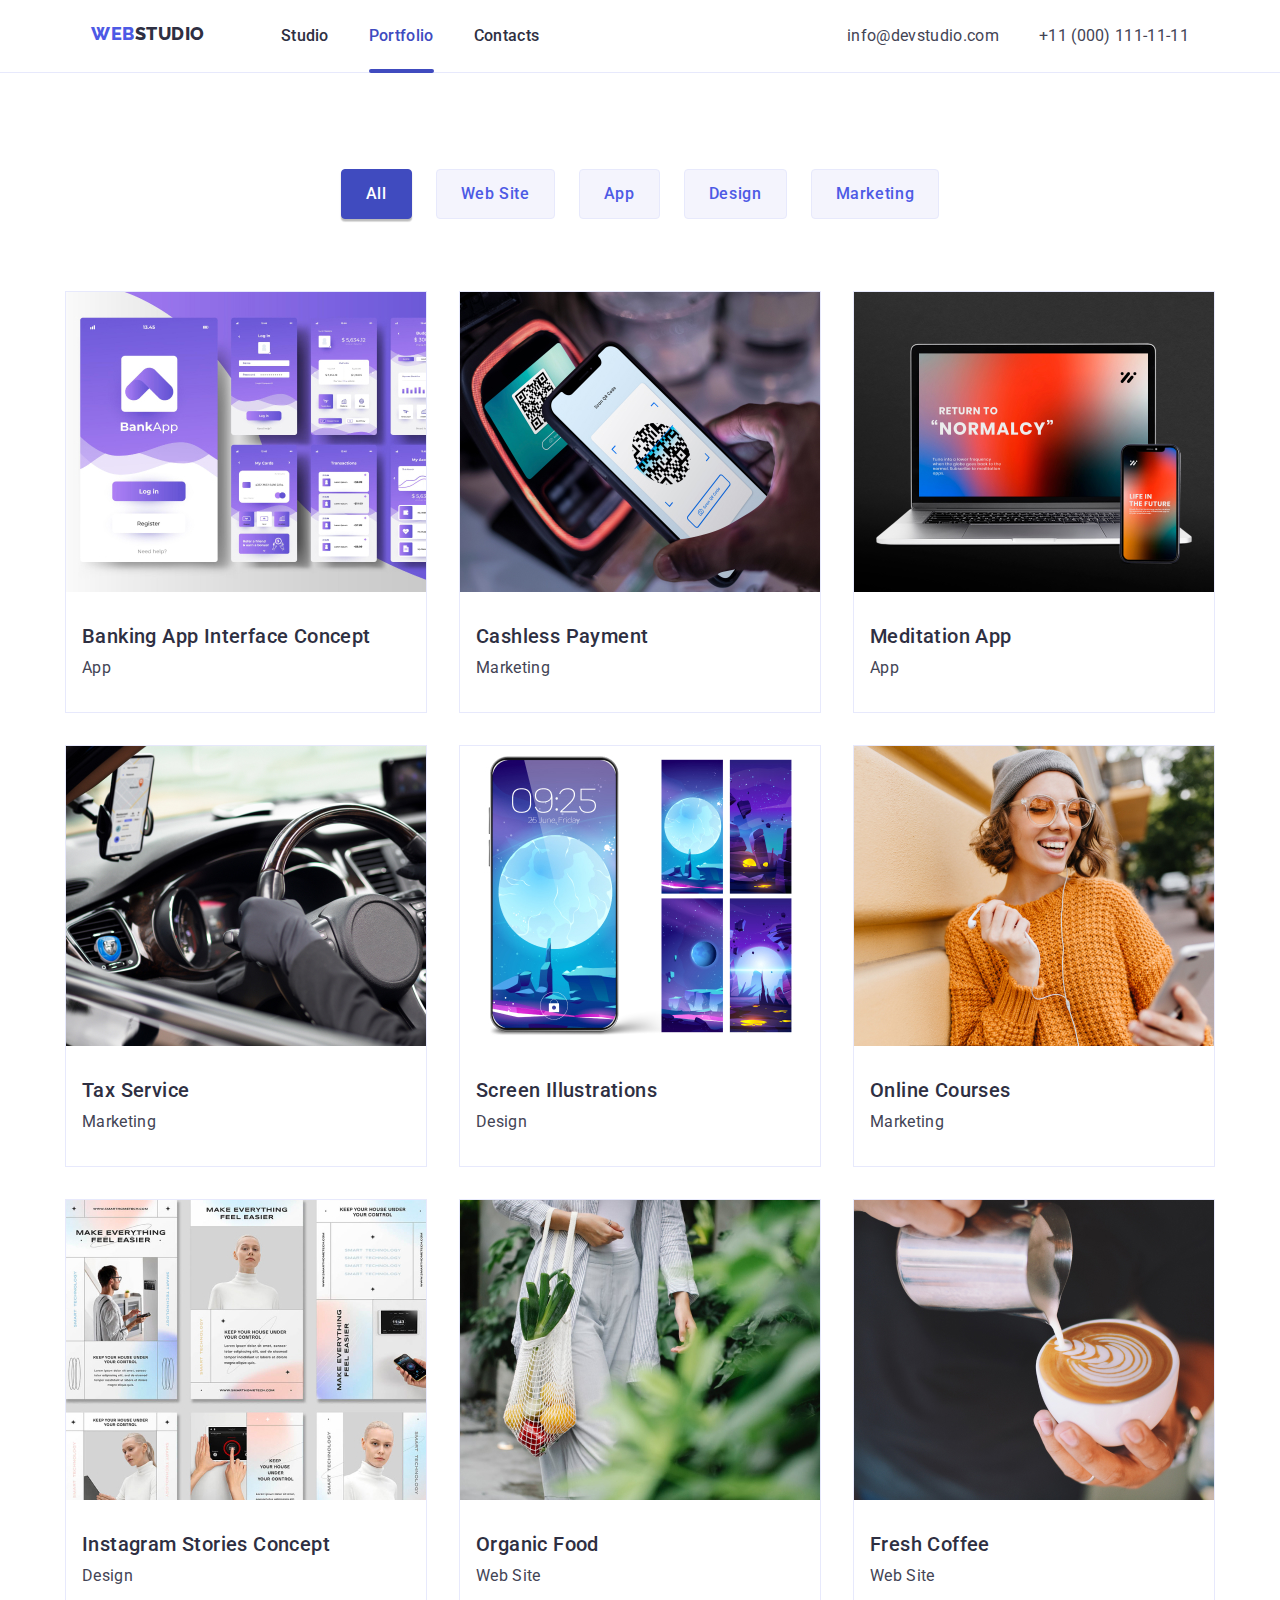
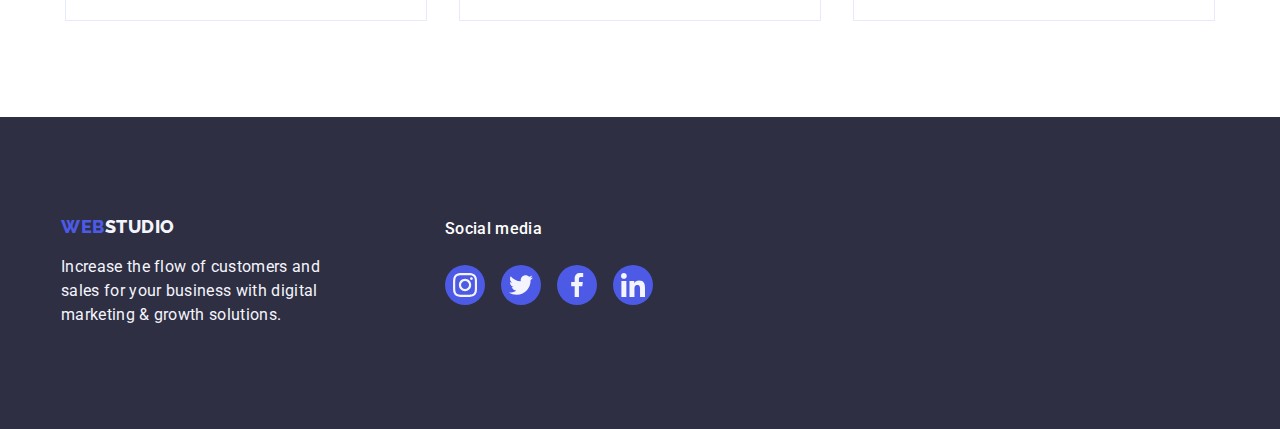
<file: portfolio.html>
<!DOCTYPE html>
<html lang="en">

<head>
    <meta charset="UTF-8">
    <meta name="viewport" content="width=device-width, initial-scale=1.0">
    <link rel="stylesheet" href="https://cdnjs.cloudflare.com/ajax/libs/modern-normalize/2.0.0/modern-normalize.min.css"
        integrity="sha512-4xo8blKMVCiXpTaLzQSLSw3KFOVPWhm/TRtuPVc4WG6kUgjH6J03IBuG7JZPkcWMxJ5huwaBpOpnwYElP/m6wg=="
        crossorigin="anonymous" referrerpolicy="no-referrer" />
    <link rel="stylesheet" href="css/style.css">
    <link rel="preconnect" href="https://fonts.googleapis.com">
    <link rel="preconnect" href="https://fonts.gstatic.com" crossorigin>
    <link
        href="https://fonts.googleapis.com/css2?family=Raleway:wght@800&family=Roboto:ital,wght@0,400;0,500;1,700&display=swap"
        rel="stylesheet">
    <title>Studio</title>
</head>


<body>
    <!--Header Section-->
    <header class="main-header">
        <div class="container main-header-container">
            <nav class="header-nav">
                <a class="nav-logo" href="index.html"><span class="iris">Web</span>Studio</a>
    
                <ul class="nav-menu">
                    <li class="nav-list-item"><a class="nav-list-item-link" href="index.html">Studio</a></li>
                    <li class="nav-list-item active"><a class="nav-list-item-link" href="portfolio.html">Portfolio</a></li>
                    <li class="nav-list-item"><a class="nav-list-item-link" href="index.html">Contacts</a></li>
                </ul>
            </nav>
    
            <address class="address">
                <ul class="address-list">
                    <li class="address-item"><a href="mailto:info@devstudio.com" class="address-item-link"
                            name="email-address">info@devstudio.com</a></li>
                    <li class="address-item"><a href="tel:+110001111111" class="address-item-link"
                            name="telephone-number">+11 (000) 111-11-11</a></li>
                </ul>
            </address>
        </div>
    </header>

    <!--Main Section-->
    <main>
        <section class="filter-buttons">
            <div class="container filter-buttons-container">
                <ul  class="filter-buttons-list">
                    <li class="filter-button-item"><button class="filter-button active" type="button">All</button></li>
                    <li class="filter-button-item"><button class="filter-button" type="button">Web Site</button></li>
                    <li class="filter-button-item"><button class="filter-button" type="button">App</button></li>
                    <li class="filter-button-item"><button class="filter-button" type="button">Design</button></li>
                    <li class="filter-button-item"><button class="filter-button" type="button">Marketing</button></li>
                </ul>
            </div>
        </section>

        <section class="projects-main-contents">
            <div class="container projects-container">
                <ul class="projects-list" >
                    <li class="project-card">
                        <figure class="project-card-figure">
                            <img class="project-img" src="images/banking-app.jpg" alt="Banking App" width="360">
                            <figcaption>
                                14 Stylish and User-Friendly App Design Concepts · Task Manager App · Calorie Tracker App · Exotic Fruit Ecommerce App ·
                                Cloud Storage App
                            </figcaption>
                        </figure>
                        <div class="pcard-content">
                            <h3 class="project-heading">Banking App Interface Concept</h3>
                            <p class="project-type">App</p>
                        </div>
                    </li>
                    <li class="project-card">
                        <figure class="project-card-figure">
                            <img class="project-img" src="images/cashless.jpg" alt="Cashless Payment" width="360">
                            <figcaption>
                                14 Stylish and User-Friendly App Design Concepts · Task Manager App · Calorie Tracker App · Exotic Fruit Ecommerce
                                App ·
                                Cloud Storage App
                            </figcaption>
                        </figure>
                        <div class="pcard-content">
                            <h3 class="project-heading">Cashless Payment</h3>
                            <p class="project-type">Marketing</p>
                        </div>
                    </li>
                    <li class="project-card">
                        <figure class="project-card-figure">
                            <img class="project-img" src="images/meditation.jpg" alt="Meditation App" width="360">
                            <figcaption>
                                14 Stylish and User-Friendly App Design Concepts · Task Manager App · Calorie Tracker App · Exotic Fruit Ecommerce
                                App ·
                                Cloud Storage App
                            </figcaption>
                        </figure>
                        <div class="pcard-content">
                            <h3 class="project-heading">Meditation App</h3>
                            <p class="project-type">App</p>
                        </div>
                    </li>          
                    <li class="project-card">
                        <figure class="project-card-figure">
                            <img class="project-img" src="images/tax-service.jpg" alt="Tax Service" width="360">
                            <figcaption>
                                14 Stylish and User-Friendly App Design Concepts · Task Manager App · Calorie Tracker App · Exotic Fruit Ecommerce
                                App ·
                                Cloud Storage App
                            </figcaption>
                        </figure>
                        <div class="pcard-content">
                            <h3 class="project-heading">Tax Service</h3>
                            <p class="project-type">Marketing</p>
                        </div>
                    </li>
                    <li class="project-card">
                        <figure class="project-card-figure">
                             <img class="project-img" src="images/screen-illustration.jpg" alt="Screen Illustration" width="360">
                            <figcaption>
                                14 Stylish and User-Friendly App Design Concepts · Task Manager App · Calorie Tracker App · Exotic Fruit
                                Ecommerce
                                App ·
                                Cloud Storage App
                            </figcaption>
                        </figure>
                        <div class="pcard-content">
                            <h3 class="project-heading">Screen Illustrations</h3>
                            <p class="project-type">Design</p>
                        </div>
                    </li>
                    <li class="project-card">
                        <figure class="project-card-figure">
                            <img class="project-img" src="images/online-courses.jpg" alt="Online Courses" width="360">
                            <figcaption>
                                14 Stylish and User-Friendly App Design Concepts · Task Manager App · Calorie Tracker App · Exotic Fruit
                                Ecommerce
                                App ·
                                Cloud Storage App
                            </figcaption>
                        </figure>
                        <div class="pcard-content">
                            <h3 class="project-heading">Online Courses</h3>
                            <p class="project-type">Marketing</p>
                        </div>
                    </li>
                    <li class="project-card">
                        <figure class="project-card-figure">
                            <img class="project-img" src="images/ig-stories.jpg" alt="Online Courses" width="360">
                            <figcaption>
                                14 Stylish and User-Friendly App Design Concepts · Task Manager App · Calorie Tracker App · Exotic Fruit
                                Ecommerce
                                App ·
                                Cloud Storage App
                            </figcaption>
                        </figure>
                        <div class="pcard-content">
                            <h3 class="project-heading">Instagram Stories Concept</h3>
                            <p class="project-type">Design</p>
                        </div>
                    </li>
                    <li class=project-card>
                        <figure class="project-card-figure">
                            <img class="project-img" src="images/organic-food.jpg" alt="Organic Food" width="360">
                            <figcaption>
                                14 Stylish and User-Friendly App Design Concepts · Task Manager App · Calorie Tracker App · Exotic Fruit
                                Ecommerce
                                App ·
                                Cloud Storage App
                            </figcaption>
                        </figure>
                        <div class="pcard-content">
                            <h3 class="project-heading">Organic Food</h3>
                            <p class="project-type">Web Site</p>
                        </div>
                    </li>
                    <li class="project-card">
                        <figure class="project-card-figure">
                            <img class="project-img" src="images/fresh-coffee.jpg" alt="Fresh Coffee" width="360">
                            <figcaption>
                                14 Stylish and User-Friendly App Design Concepts · Task Manager App · Calorie Tracker App · Exotic Fruit
                                Ecommerce
                                App ·
                                Cloud Storage App
                            </figcaption>
                        </figure>
                        <div class="pcard-content">
                            <h3 class="project-heading">Fresh Coffee</h3>
                            <p class="project-type">Web Site</p>
                        </div>
                    </li>
                </ul>
            </div>
        </section>
    </main>

    <!--Footer Section-->
    <footer class="footer">
        <ul class="f-container">
            <li class="f-container-item">
                <div class="footer-container">
                    <a class="footer-logo" href="index.html"><span class="iris">Web</span><span
                            class="cloud">Studio</span></a>
                    <p class="footer-description">Increase the flow of customers and sales for your business with digital
                        marketing
                        & growth solutions.</p>
                </div>
            </li>
            <li class="f-container-item">
                <div class="footer-social-container">
                    <h3 class="footer-social-header">Social media</h3>
                    <ul class="footer-icons-list">
                        <li class="footer-icons-list-item">
                            <svg class="f-icons icon-insta">
                                <use xlink:href="./images/icons-sprite.svg#icon-insta"></use>
                            </svg>
                        </li>
                        <li class="footer-icons-list-item">
                            <svg class="f-icons icon-twitter">
                                <use xlink:href="./images/icons-sprite.svg#icon-twitter"></use>
                            </svg>
                        </li>
                        <li class="footer-icons-list-item">
                            <svg class="f-icons icon-facebook">
                                <use xlink:href="./images/icons-sprite.svg#icon-fb"></use>
                            </svg>
                        </li>
                        <li class="footer-icons-list-item">
                            <svg class="f-icons icon-linkedin">
                                <use xlink:href="./images/icons-sprite.svg#icon-linkedin"></use>
                            </svg>
                        </li>
                    </ul>
                </div>
            </li>
        </ul>
    </footer>
</body>
</html>
</file>
<file: css/style.css>
* {
    padding: 0;
    margin: 0;
    box-sizing: border-box;
}

:root {
    --iris: #4D5AE5;
    --navyblue: #2E2F42;
    --black: black;
    --ocean: #404BBF;
    --white: #ffffff;
    --slate: #434455;
    --cornflower: #E7E9FC;
    --cloud: #F4F4FD;
    --green: #31D0AA;
    --lightslate: #8E8F99;
    --navybluemodal: #2E2F42;
    --grey: #2E2F42;
    --dairy: #FCFCFC;
    --transition-duration: 250ms;
    --animation-timing-function: cubic-bezier(0, .76, .18, 1);
}

body {
    font-family: 'Roboto', sans-serif;
    font-size: 16px;
    color: var(--navyblue);
}

address {
    font-style: normal;
}

a {
    text-decoration: none;
}

button {
    cursor: pointer;
}

img{
    display: block;
}

.sub-heading {
    color: var(--navyblue);
    text-align: center;
    font-family: inherit;
    font-size: 36px;
    line-height: 1.11em;
    letter-spacing: 0.72px;
    text-transform: capitalize;
}

.container{
    width: 1158px;
    margin: 0 auto;
}

.main-header-container {
    width: 1128px;
    padding: 0 15px;
    margin-left: auto;
    margin-right: auto;
    display: flex;
    justify-content: space-between;
}

.main-header {
    display: flex;
    border-bottom: 1px solid var(--cornflower);
    background: var(--white);
    padding: 24px 0px;
}

.nav-logo {
    color: var(--navyblue);
    font-family: 'Raleway';
    font-size: 18px;
    font-weight: 800;
    line-height: 1.1em;
    letter-spacing: 0.54px;
    text-transform: uppercase;
}

.iris {
    color: var(--iris);
    font-family: 'Raleway';
    font-size: 18px;
    font-weight: 800;
    line-height: 1.16em;
    letter-spacing: 0.54px;
    text-transform: uppercase;
}

.header-nav{
    display: inline-flex;
    gap: 76px;
}

.nav-menu{
    list-style-type: none;
    display: inline-flex;
    gap: 40px;
}

.nav-list-item{
    position: relative;
}

.nav-list-item-link {
    color: var(--navyblue);
    font-family: Roboto;
    font-size: 16px;
    font-weight: 500;
    line-height: 1.5em;
    letter-spacing: 0.32px;
}

.nav-list-item-link::after{
    content: '';
    height: 4px;
    width: 0;
    background-color: var(--ocean);
    border-radius: 2px;
    position: absolute;
    left: 0;
    bottom: -25px;
    transition: var(--transition-duration) var(--animation-timing-function);
}

.nav-list-item:hover .nav-list-item-link::after {
    width: 100%;
    transition: var(--transition-duration) var(--animation-timing-function);
}

.nav-list-item:hover .nav-list-item-link {
    color: var(--ocean);
}

.nav-menu li.active a, .nav-menu li.active a::after {
    color: var(--ocean);
    width: 100%;
}


.address-list{
    list-style-type: none;
    display: inline-flex;
    gap: 40px;
}

.address-item-link {
    color: var(--slate);
    font-family: inherit;
    font-size: 16px;
    line-height: 1.5em;
    letter-spacing: 0.32px;
}


.address-item-link:hover,
.address-item-link:focus {
    color: var(--ocean);
    
}

.hero {
    background-color: var(--navybluemodal);
    background: linear-gradient(50deg, rgba(46, 47, 66, 0.70), rgba(46, 47, 66, 0.70)),  
                url('../images/hero-bg-pic.jfif') no-repeat center;
    background-size: cover;
    padding: 188px 0;
}

.hero-heading {
    color: var(--white);
    text-align: center;
    font-family: inherit;
    font-size: 56px;
    line-height: 1.07em;
    letter-spacing: 1.12px;
    margin-bottom: 48px;
}

.hero-button {
    display: block;
    padding: 16px 32px;
    border-radius: 4px;
    border: none;
    background: var(--iris);
    box-shadow: 0px 4px 4px 0px rgba(0, 0, 0, 0.15);
    color: var(--white);
    font-family: inherit;
    font-size: 16px;
    font-weight: 500;
    line-height: 1.5em;
    letter-spacing: 0.64px;
    margin: auto;
    transition: all var(--transition-duration) var(--animation-timing-function);
}

.hero-button:hover,
.hero-button:focus {
    border-radius: 4px;
    background: var(--ocean);
    box-shadow: 0px 4px 4px 0px rgba(0, 0, 0, 0.15);
}

.features{
    padding: 120px 0;
}

.features-list {
    display: inline-flex;
    justify-content: center;
    list-style-type: none;
    gap: 24px;
}

.features-list-item {
    width: 264px;
    gap: 8px;
}

.features-icon{
    border-radius: 4px;
    background: var(--cloud);
    padding: 24px 100px;
}

.features-icon .icon{
    height: 64px;
    width: 64px;    
}

.feature-heading {
    color: var(--navyblue);
    font-family: inherit;
    font-size: 20px;
    font-weight: 500;
    line-height: 1.2em;
    letter-spacing: 0.4px;
    margin: 8px 0px;
}

.feature-description {
    color: var(--slate);
    font-family: inherit;
    font-size: 16px;
    line-height: 1.5em;
    letter-spacing: 0.32px;
}

.services {
    padding-bottom: 120px;
}

.services-list {
    display: flex;
    flex-direction: row;
    justify-content: center;
    list-style-type: none;
    gap: 24px;
    margin-top: 72px;
}

.services-img {
    width: 360px;
    height: 360px;
}

.team {
    background-color: var(--cloud);
    padding: 120px 0;
}

.team-member-list {
    display: flex;
    flex-direction: row;
    justify-content: center;
    list-style-type: none;
    gap: 24px;
    margin-top: 72px;
}

.team-card {
    border-radius: 0px 0px 4px 4px;
    background: var(--white);
    box-shadow: 0px 2px 1px 0px rgba(46, 47, 66, 0.08), 0px 1px 1px 0px rgba(46, 47, 66, 0.16), 0px 1px 6px 0px rgba(46, 47, 66, 0.08);
}

.team-member-img {
    width: 264px;
    height: 260px;
}

.tcard-content {
    padding: 32px 0;
}

.team-name {
    color: var(--navyblue);
    text-align: center;
    font-family: inherit;
    font-size: 20px;
    font-weight: 500;
    line-height: 1.2em;
    letter-spacing: 0.4px;
    margin-bottom: 8px;
}

.team-description {
    color: var(--slate);
    text-align: center;
    font-family: inherit;
    font-size: 16px;
    line-height: 1.5em;
    letter-spacing: 0.32px;
}

.trailing-icons-list{
    display: flex;
    flex-direction: row;
    justify-content: center;
    list-style-type: none;
    gap: 24px;
    margin-top: 8px;
}

.t-icons-list-item{
    height: 40px;
    width: 40px;
    display: inline-flex;
    justify-content: center;
    align-items: center;
    background-color: var(--iris);
    border-radius: 100px;
    padding: 12px;
    transition: all var(--transition-duration) var(--animation-timing-function);
}

.t-icons-list-item:hover{
    background-color: var(--ocean);
    transition: var(--transition-duration) var(--animation-timing-function);
}

.t-icons{
    height: 16px;
    width: 16px;
}

.customers{
    padding: 120px 0;
}

.customers-list-container {
    width: 1128px;
    padding: 0px;
    margin-left: auto;
    margin-right: auto;
    display: flex;
    justify-content: space-between;
}

.customers-list {
    display: flex;
    flex-direction: row;
    justify-content: center;
    list-style-type: none;
    gap: 24px;
    margin-top: 72px;
}

.customers-list-item{
    border-radius: 4px;
    border: 1px solid var(--lightslate);
    transition: all var(--transition-duration) var(--animation-timing-function);
}

.customers-list-item-link{
    color: var(--lightslate);
    transition: all var(--transition-duration) var(--animation-timing-function);
}

.customers-list-item:hover {
    border-color:var(--ocean);
}

.customers-list-item:hover .customers-list-item-link{
    color: var(--ocean);
}

.icon-client{
    display: flex;
    justify-content: center;
    width: 168px;
    height: 88px;
    fill: currentColor;
    transition: all var(--transition-duration) var(--animation-timing-function);
}

/*--Portfolio--*/
.filter-buttons{
    padding: 96px 0 72px;
}

.filter-buttons-container{
    display: flex;
    justify-content: center;
}

.filter-buttons-list {
    display: inline-flex;
    flex-direction: row;
    justify-content: center;
    list-style-type: none;
    gap: 24px;
    transition: all var(--transition-duration) var(--animation-timing-function);
}

.filter-button.active {
    color: var(--white);
    border-radius: 4px;
    border: 1px solid var(--ocean);
    background: var(--ocean);
    box-shadow: 0px 2px 2px 0px rgba(0, 0, 0, 0.12), 0px 2px 1px 0px rgba(0, 0, 0, 0.08), 0px 3px 1px 0px rgba(0, 0, 0, 0.10);
    transition: all var(--transition-duration) var(--animation-timing-function);
}

.filter-button {
    display: flex;
    padding: 12px 24px;
    justify-content: center;
    align-items: center;
    border-radius: 4px;
    border: 1px solid var(--cornflower);
    background: var(--cloud);

    /* Button Text */
    color: var(--iris);
    text-align: center;
    font-family: inherit;
    font-size: 16px;
    font-weight: 500;
    line-height: 1.5em;
    letter-spacing: 0.64px;
    transition: all var(--transition-duration) var(--animation-timing-function);
}

.filter-button:hover,
.filter-button:focus {
    color: var(--white);
    border-radius: 4px;
    border: 1px solid var(--ocean);
    background: var(--ocean);
    box-shadow: 0px 2px 2px 0px rgba(0, 0, 0, 0.12), 0px 2px 1px 0px rgba(0, 0, 0, 0.08), 0px 3px 1px 0px rgba(0, 0, 0, 0.10);
}

.projects-main-contents{
    padding-bottom: 96px;
}

.projects-list {
    display: flex;
    justify-content: center;
    list-style-type: none;
    gap: 32px;
    flex-wrap: wrap;
    transition: all var(--transition-duration) var(--animation-timing-function);
}

.project-card {
    background: var(--white);
    border: 1px solid var(--cornflower);
    transition: box-shadow var(--transition-duration) var(--animation-timing-function);
}

.project-card:hover {
    box-shadow: 0px 0px 5px 3px rgba(0, 0, 0, 0.15);
}

.project-img {
    width: 360px;
    height: 300px;
}

.pcard-content {
    padding: 32px 16px;
    border-top: unset;
}

.project-heading {
    display: flex;
    flex-direction: column;
    color: var(--navyblue);
    font-family: inherit;
    font-size: 20px;
    font-weight: 500;
    line-height: 1.2em;
    letter-spacing: 0.4px;
    margin-bottom: 8px;
}

.project-type {
    color: var(--slate);
    font-family: inherit;
    font-size: 16px;
    line-height: 1.5em;
    letter-spacing: 0.32px;
}

.project-card-figure{
    position: relative;
    overflow: hidden;
}

.project-card-figure img {
    width: 100%;
    height: 100%;
    object-fit: cover;
    object-position: center;
}

.project-card-figure figcaption {
    position: absolute;
    top: 0;
    left: 0;
    width: 100%;
    height: 100%;
    background: rgba(61, 76, 237, 0.8);
    border-radius: 4px 4px 0px 0px;
    padding: 0 24px;
    color: var(--white);
    text-align: left;
    display: flex;
    justify-content: flex-start;
    align-items: center;
    line-height: 24px;
    transition: transform var(--transition-duration) var(--animation-timing-function);
    transform: translateY(100%);
    will-change: transform;
}

.project-card:hover figcaption {
    transform: translateY(0%);
    transition: all var(--transition-duration) var(--animation-timing-function);
}
/*--End of Portfolio-*/

/*--Footer-*/
.footer {
    background-color: var(--navyblue);
    color: var(--white);
    display: flex;
    align-items: flex-start;
    gap: 40px;
    height: 312px;
    width: 100%;
    padding-top: 100px;
}
.f-container{
    width: 1158px;
    margin: 0 auto;
    list-style: none;
    display: flex;
    gap: 120px;
}

.footer-container{
    display: flex;
    flex-direction: column;
    gap: 17.5px;
}

.footer-description {
    width: 264px;
    color: var(--cloud);
    font-family: inherit;
    font-size: 16px;
    line-height: 1.5em;
    letter-spacing: 0.32px;
}

.cloud {
    color: var(--cloud);
    font-family: 'Raleway';
    font-size: 18px;
    font-weight: 800;
    line-height: 1.16em;
    letter-spacing: 0.54px;
    text-transform: uppercase;
}

/*--Footer Social Media Icons-- */
.footer-social-container{
    display: flex;
    justify-content: center;
    align-items: flex-start;
    flex-direction: column;
    gap: 8px;
}

.footer-social-header{
    font-family: inherit;
    font-size: 16px;
    font-weight: 500;
    line-height: 1.5em;
    letter-spacing: 0.32px;
    font-size: 16px;
    color: var(--white);
}

.footer-icons-list {
    display: flex;
    flex-direction: row;
    list-style-type: none;
    gap: 16px;
    margin-top: 16px;
}

.footer-icons-list-item {
    height: 40px;
    width: 40px;
    display: inline-flex;
    justify-content: center;
    align-items: center;
    background-color: var(--iris);
    border-radius: 100px;
    padding: 8px;
    transition: all var(--transition-duration) var(--animation-timing-function);
}

.footer-icons-list-item:hover {
    background-color: var(--green);
    transition: all var(--transition-duration) var(--animation-timing-function);
}

.footer-icons-header{
    display: flex;
}

.f-icons{
    height: 24px;
    width: 24px;
}

/*--End of Footer-*/

.modal {
    position: fixed;
    top: 0;
    left: 0;
    width: 100%;
    height: 100%;
    background: rgba(46, 47, 66, 0.40);
    opacity: 1;
    display: flex;
    justify-content: center;
    align-items: center;
    z-index: 1;
    pointer-events: auto;
    transition-property: visibility, opacity, transform;
    transition-duration: var(--animation-timing-function) var(--animation-timing-function);
    transform: none;
}

.modal.is-hidden {
    visibility: hidden;
    opacity: 0;
    pointer-events: none;
    transform: scale(0.95);
}

.modal.is-hidden .modal-content {
    transform: scale(0.95)
}

.modal-content {
    width: 408px;
    height: 584px;
    margin: 0 30px;
    border-radius: 4px;
    background: var(--dairy);
    box-shadow: 0px 2px 1px 0px rgba(0, 0, 0, 0.20), 0px 1px 3px 0px rgba(0, 0, 0, 0.12), 0px 1px 1px 0px rgba(0, 0, 0, 0.14);
    padding: 40px;
    position: relative;
    transform: none;
    transition: transform var(--transition-duration) var(--animation-timing-function);
}

.modal-close {
    position: absolute;
    top: 24px;
    right: 24px;
    width: 30px;
    height: 30px;
    border: solid 1px rgba(0, 0, 0, 0.10);
    border-radius: 100px;
    padding: 8px;
    cursor: pointer;
    display: flex;
    justify-content: center;
    align-items: center;
    background: var(--cornflower);
    color: var(--navyblue);
    transition: background-color var(--transition-duration) var(--animation-timing-function), color var(--transition-duration) var(--animation-timing-function);
}

.modal-close:hover {
    background: var(--ocean);
    border-color: ocean;
    color: var(--cloud);
}

.modal-close svg {
    fill: currentColor;
    transition: fill var(--transition-duration) var(--animation-timing-function);
}

.modal-close:hover svg {
    fill: var(--white);
}
</file>
